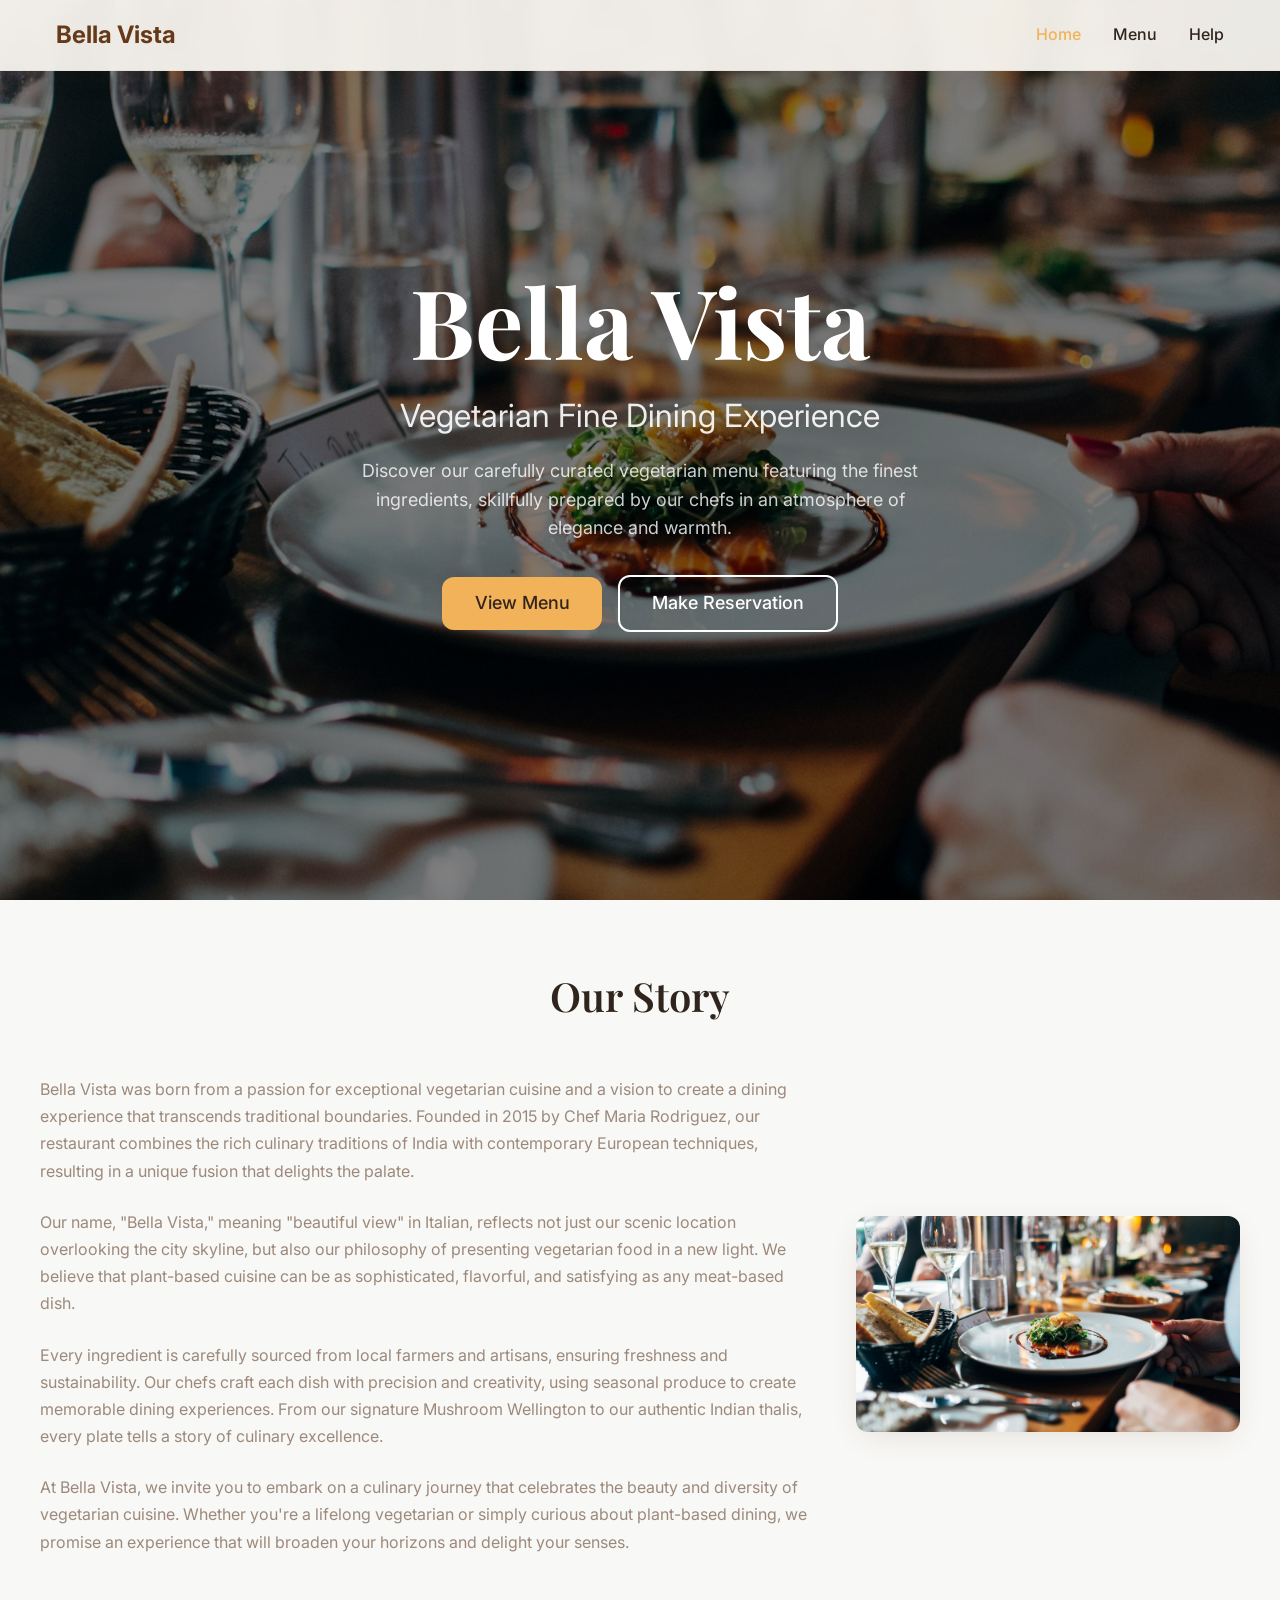
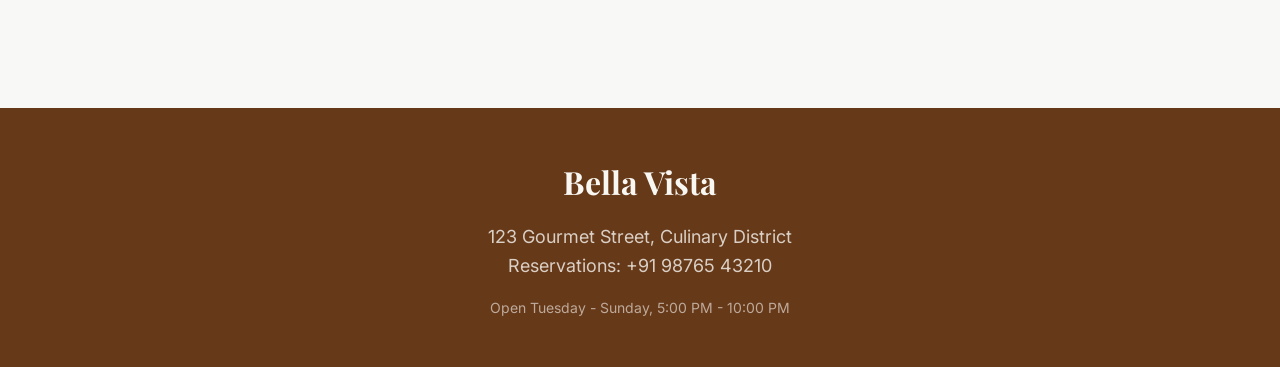
<file: index.html>
<!DOCTYPE html>
<html lang="en">
<head>
  <meta charset="UTF-8" />
  <meta name="viewport" content="width=device-width, initial-scale=1.0" />
  <title>Bella Vista - Vegetarian Fine Dining</title>
  <meta name="description" content="Experience vegetarian fine dining at Bella Vista. Discover our carefully crafted vegetarian menu featuring the finest ingredients and expertly prepared dishes.">
  <link rel="preconnect" href="https://fonts.googleapis.com">
  <link rel="preconnect" href="https://fonts.gstatic.com" crossorigin>
  <link href="https://fonts.googleapis.com/css2?family=Inter:wght@300;400;500;600;700&family=Playfair+Display:wght@400;500;600;700;800&display=swap" rel="stylesheet">
  <link rel="stylesheet" href="style.css">
</head>
<body>
  <!-- Global Navigation -->
  <nav class="global-nav">
    <div class="nav-container">
      <a href="index.html" class="nav-logo">Bella Vista</a>
      <ul class="nav-links">
        <li><a href="index.html" class="active">Home</a></li>
        <li><a href="menu.html">Menu</a></li>
        <li><a href="help.html">Help</a></li>
      </ul>
    </div>
  </nav>

  <!-- Hero Section -->
  <section class="hero">
    <div class="hero-content">
      <h1>Bella Vista</h1>
      <p class="hero-subtitle">Vegetarian Fine Dining Experience</p>
      <p class="hero-description">
        Discover our carefully curated vegetarian menu featuring the finest ingredients,
        skillfully prepared by our chefs in an atmosphere of elegance and warmth.
      </p>
      <div class="hero-buttons">
        <a href="menu.html" class="btn btn-primary">View Menu</a>
        <a href="help.html" class="btn btn-outline">Make Reservation</a>
      </div>
    </div>
  </section>

  <!-- Story Section -->
  <section class="story-section">
    <div class="story-container">
      <h2>Our Story</h2>
      <div class="story-content">
        <div class="story-text">
          <p>
            Bella Vista was born from a passion for exceptional vegetarian cuisine and a vision to create
            a dining experience that transcends traditional boundaries. Founded in 2015 by Chef Maria
            Rodriguez, our restaurant combines the rich culinary traditions of India with contemporary
            European techniques, resulting in a unique fusion that delights the palate.
          </p>
          <p>
            Our name, "Bella Vista," meaning "beautiful view" in Italian, reflects not just our scenic
            location overlooking the city skyline, but also our philosophy of presenting vegetarian
            food in a new light. We believe that plant-based cuisine can be as sophisticated,
            flavorful, and satisfying as any meat-based dish.
          </p>
          <p>
            Every ingredient is carefully sourced from local farmers and artisans, ensuring freshness
            and sustainability. Our chefs craft each dish with precision and creativity, using
            seasonal produce to create memorable dining experiences. From our signature Mushroom
            Wellington to our authentic Indian thalis, every plate tells a story of culinary excellence.
          </p>
          <p>
            At Bella Vista, we invite you to embark on a culinary journey that celebrates the beauty
            and diversity of vegetarian cuisine. Whether you're a lifelong vegetarian or simply
            curious about plant-based dining, we promise an experience that will broaden your
            horizons and delight your senses.
          </p>
        </div>
        <div class="story-image">
          <img src="1st.jpeg" alt="Bella Vista dining experience">
        </div>
      </div>
    </div>
  </section>

  <!-- Footer -->
  <footer class="footer">
    <div class="footer-content">
      <h3>Bella Vista</h3>
      <p class="footer-address">
        123 Gourmet Street, Culinary District<br>
        Reservations: +91 98765 43210
      </p>
      <p class="footer-hours">
        Open Tuesday - Sunday, 5:00 PM - 10:00 PM
      </p>
    </div>
  </footer>
</body>
</html>
</file>
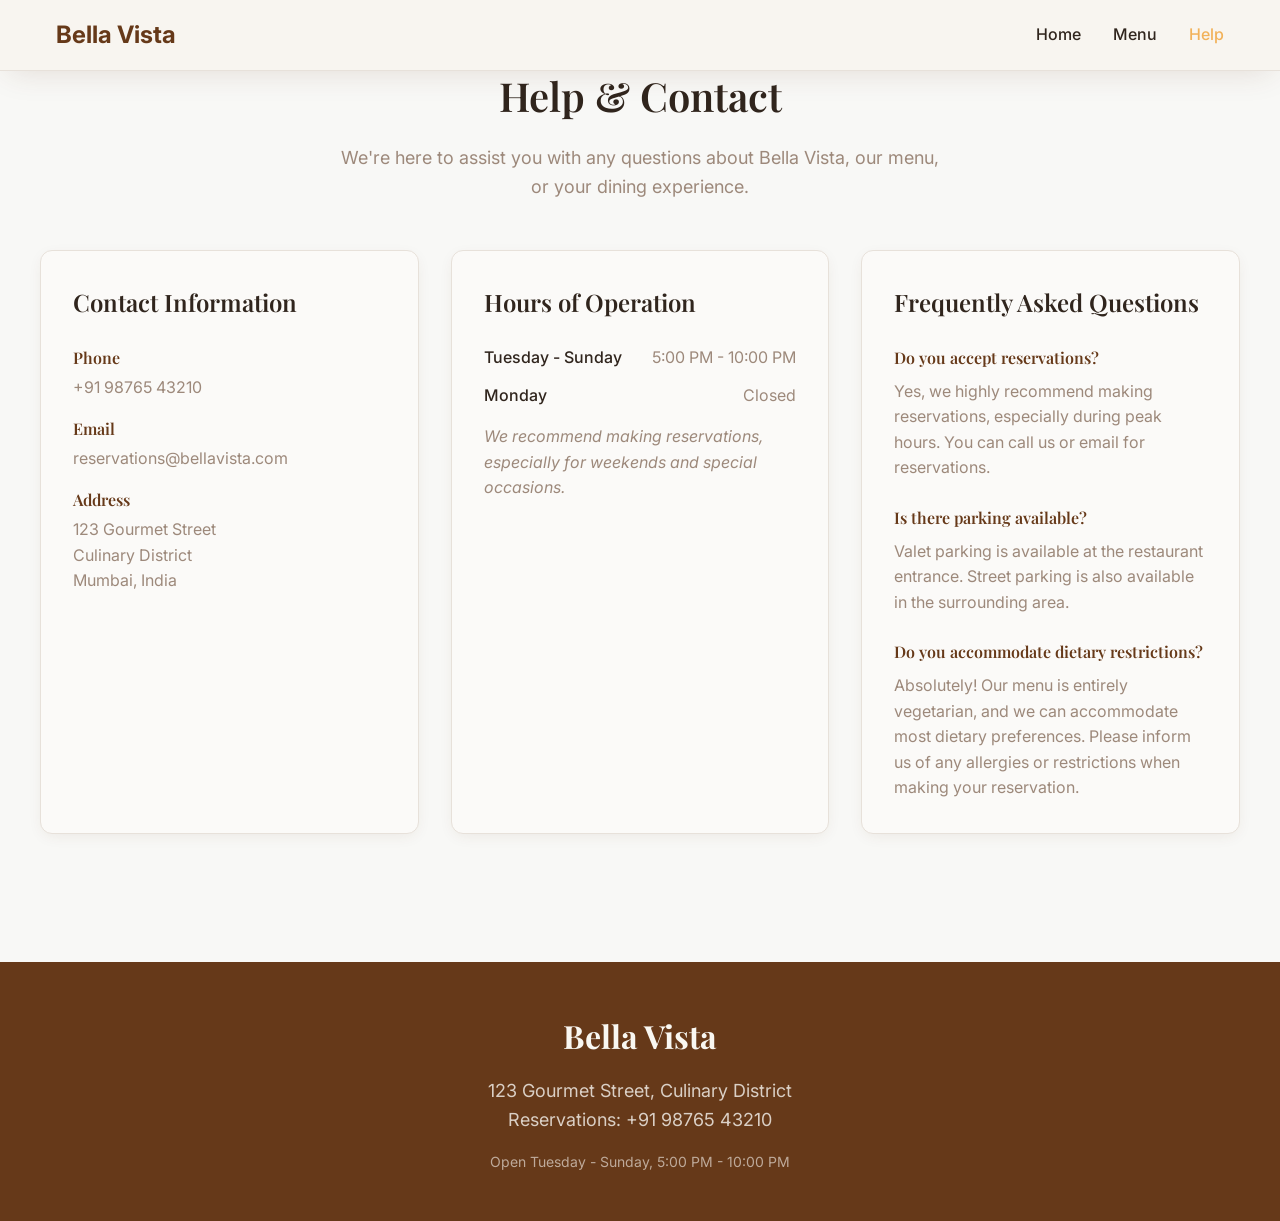
<file: help.html>
<!DOCTYPE html>
<html lang="en">
<head>
  <meta charset="UTF-8" />
  <meta name="viewport" content="width=device-width, initial-scale=1.0" />
  <title>Help & Contact - Bella Vista</title>
  <meta name="description" content="Get in touch with Bella Vista. Find our location, hours, and contact information.">
  <link rel="preconnect" href="https://fonts.googleapis.com">
  <link rel="preconnect" href="https://fonts.gstatic.com" crossorigin>
  <link href="https://fonts.googleapis.com/css2?family=Inter:wght@300;400;500;600;700&family=Playfair+Display:wght@400;500;600;700;800&display=swap" rel="stylesheet">
  <link rel="stylesheet" href="style.css">
</head>
<body>
  <!-- Global Navigation -->
  <nav class="global-nav">
    <div class="nav-container">
      <a href="index.html" class="nav-logo">Bella Vista</a>
      <ul class="nav-links">
        <li><a href="index.html">Home</a></li>
        <li><a href="menu.html">Menu</a></li>
        <li><a href="help.html" class="active">Help</a></li>
      </ul>
    </div>
  </nav>

  <!-- Help Section -->
  <section class="help-section">
    <div class="help-container">
      <h1>Help & Contact</h1>
      <p class="help-intro">We're here to assist you with any questions about Bella Vista, our menu, or your dining experience.</p>

      <div class="help-grid">
        <div class="help-card">
          <h2>Contact Information</h2>
          <div class="contact-info">
            <div class="contact-item">
              <h3>Phone</h3>
              <p>+91 98765 43210</p>
            </div>
            <div class="contact-item">
              <h3>Email</h3>
              <p>reservations@bellavista.com</p>
            </div>
            <div class="contact-item">
              <h3>Address</h3>
              <p>123 Gourmet Street<br>Culinary District<br>Mumbai, India</p>
            </div>
          </div>
        </div>

        <div class="help-card">
          <h2>Hours of Operation</h2>
          <div class="hours-info">
            <div class="hours-item">
              <span class="day">Tuesday - Sunday</span>
              <span class="time">5:00 PM - 10:00 PM</span>
            </div>
            <div class="hours-item">
              <span class="day">Monday</span>
              <span class="time">Closed</span>
            </div>
          </div>
          <p class="hours-note">We recommend making reservations, especially for weekends and special occasions.</p>
        </div>

        <div class="help-card">
          <h2>Frequently Asked Questions</h2>
          <div class="faq">
            <div class="faq-item">
              <h3>Do you accept reservations?</h3>
              <p>Yes, we highly recommend making reservations, especially during peak hours. You can call us or email for reservations.</p>
            </div>
            <div class="faq-item">
              <h3>Is there parking available?</h3>
              <p>Valet parking is available at the restaurant entrance. Street parking is also available in the surrounding area.</p>
            </div>
            <div class="faq-item">
              <h3>Do you accommodate dietary restrictions?</h3>
              <p>Absolutely! Our menu is entirely vegetarian, and we can accommodate most dietary preferences. Please inform us of any allergies or restrictions when making your reservation.</p>
            </div>
          </div>
        </div>
      </div>
    </div>
  </section>

  <!-- Footer -->
  <footer class="footer">
    <div class="footer-content">
      <h3>Bella Vista</h3>
      <p class="footer-address">
        123 Gourmet Street, Culinary District<br>
        Reservations: +91 98765 43210
      </p>
      <p class="footer-hours">
        Open Tuesday - Sunday, 5:00 PM - 10:00 PM
      </p>
    </div>
  </footer>
</body>
</html>
</file>
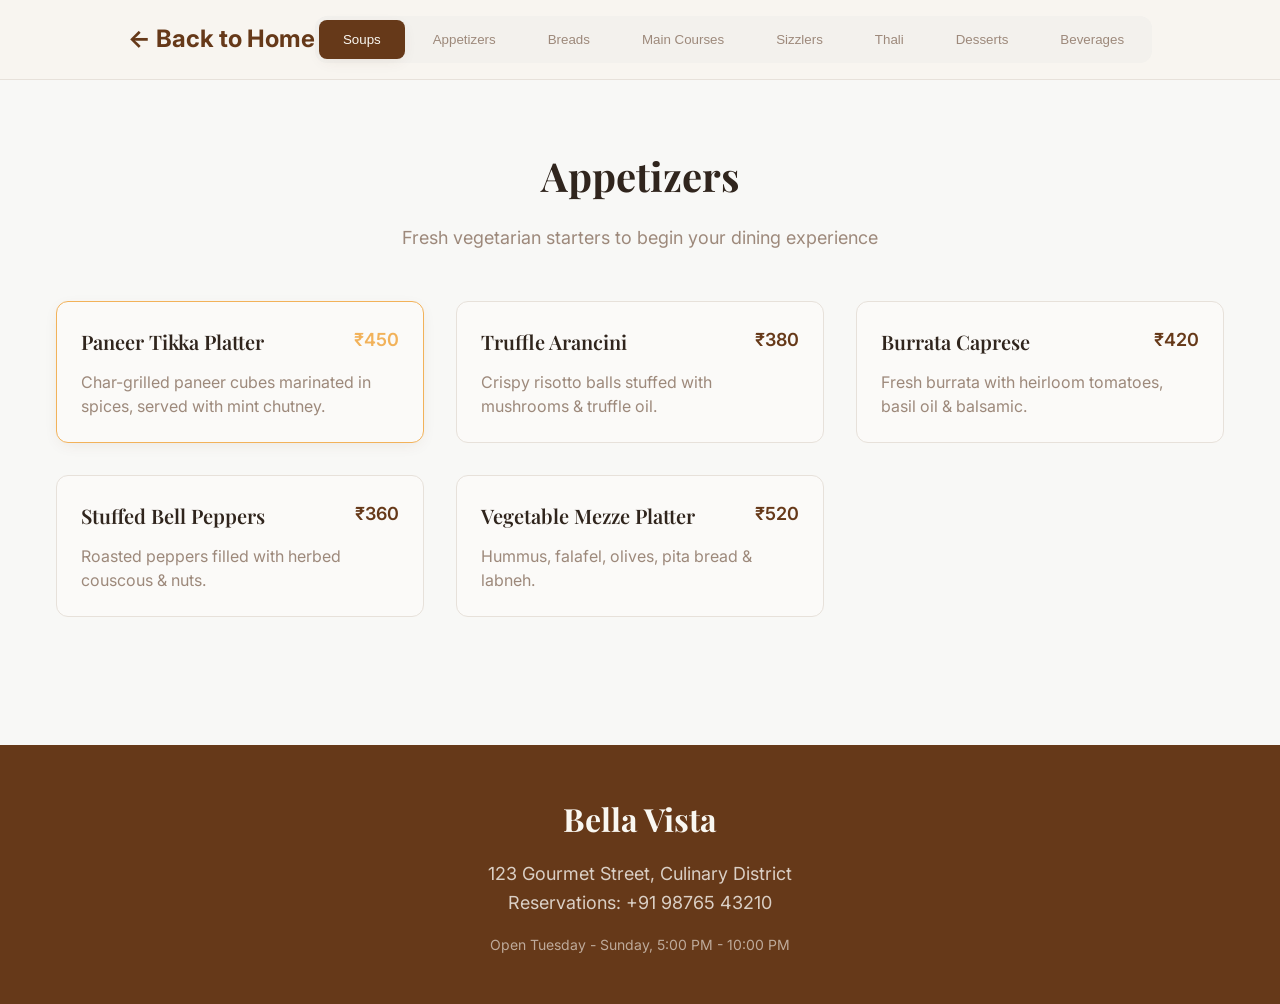
<file: menu.html>
<!DOCTYPE html>
<html lang="en">
<head>
  <meta charset="UTF-8" />
  <meta name="viewport" content="width=device-width, initial-scale=1.0" />
  <title>Menu - Bella Vista</title>
  <meta name="description" content="Explore our carefully crafted vegetarian menu at Bella Vista.">
  <link rel="preconnect" href="https://fonts.googleapis.com">
  <link rel="preconnect" href="https://fonts.gstatic.com" crossorigin>
  <link href="https://fonts.googleapis.com/css2?family=Inter:wght@300;400;500;600;700&family=Playfair+Display:wght@400;500;600;700;800&display=swap" rel="stylesheet">
  <link rel="stylesheet" href="style.css">
</head>
<body>


<!-- Navigation -->
<nav class="menu-nav" id="menuNav">
  <div class="nav-container">
    <a href="index.html" class="nav-logo">← Back to Home</a>
    <div class="nav-tabs">
      <button class="nav-tab active" data-section="soups">Soups</button>
      <button class="nav-tab" data-section="appetizers">Appetizers</button>
      <button class="nav-tab" data-section="breads">Breads</button>
      <button class="nav-tab" data-section="mains">Main Courses</button>
      <button class="nav-tab" data-section="sizzlers">Sizzlers</button>
      <button class="nav-tab" data-section="thali">Thali</button>
      <button class="nav-tab" data-section="desserts">Desserts</button>
      <button class="nav-tab" data-section="beverages">Beverages</button>
    </div>
  </div>
</nav>

  <!-- Menu Content -->
  <main class="menu-container" id="menuContainer">
<section class="menu-section" id="soups">
  <div class="section-header">
    <h2>Soups</h2>
    <p>Warm, comforting vegetarian soups</p>
  </div>
  <div class="menu-grid">
    <article class="menu-card">
      <div class="card-content">
        <div class="card-header">
          <h3>Tomato Basil Soup</h3>
          <span class="price">₹220</span>
        </div>
        <p class="description">Classic roasted tomato soup with fresh basil</p>
      </div>
    </article>
    <article class="menu-card">
      <div class="card-content">
        <div class="card-header">
          <h3>Sweet Corn Soup</h3>
          <span class="price">₹200</span>
        </div>
        <p class="description">Light Chinese-style corn soup</p>
      </div>
    </article>
    <article class="menu-card">
      <div class="card-content">
        <div class="card-header">
          <h3>Hot & Sour Soup (Veg)</h3>
          <span class="price">₹240</span>
        </div>
        <p class="description">Spicy, tangy soup with vegetables & tofu</p>
      </div>
    </article>
  </div>
</section>

    <!-- Appetizers Section -->
    <section class="menu-section active" id="appetizers">
      <div class="section-header">
        <h2>Appetizers</h2>
        <p>Fresh vegetarian starters to begin your dining experience</p>
      </div>
      <div class="menu-grid">
        <article class="menu-card featured">
          <div class="card-content">
            <div class="card-header">
              <h3>Paneer Tikka Platter</h3>
              <span class="price">₹450</span>
            </div>
            <p class="description">Char-grilled paneer cubes marinated in spices, served with mint chutney.</p>
          </div>
        </article>

        <article class="menu-card">
          <div class="card-content">
            <div class="card-header">
              <h3>Truffle Arancini</h3>
              <span class="price">₹380</span>
            </div>
            <p class="description">Crispy risotto balls stuffed with mushrooms & truffle oil.</p>
          </div>
        </article>

        <article class="menu-card">
          <div class="card-content">
            <div class="card-header">
              <h3>Burrata Caprese</h3>
              <span class="price">₹420</span>
            </div>
            <p class="description">Fresh burrata with heirloom tomatoes, basil oil & balsamic.</p>
          </div>
        </article>

        <article class="menu-card">
          <div class="card-content">
            <div class="card-header">
              <h3>Stuffed Bell Peppers</h3>
              <span class="price">₹360</span>
            </div>
            <p class="description">Roasted peppers filled with herbed couscous & nuts.</p>
          </div>
        </article>

        <article class="menu-card">
          <div class="card-content">
            <div class="card-header">
              <h3>Vegetable Mezze Platter</h3>
              <span class="price">₹520</span>
            </div>
            <p class="description">Hummus, falafel, olives, pita bread & labneh.</p>
          </div>
        </article>
      </div>
    </section>

    <!-- Main Courses Section -->
    <section class="menu-section" id="mains">
      <div class="section-header">
        <h2>Main Courses</h2>
        <p>Signature vegetarian dishes crafted with the finest ingredients</p>
      </div>
      <div class="menu-grid">
        <article class="menu-card featured">
          <div class="card-content">
            <div class="card-header">
              <h3>Mushroom Wellington</h3>
              <span class="price">₹850</span>
            </div>
            <p class="description">Wild mushroom duxelles in puff pastry with truffle sauce.</p>
          </div>
        </article>

        <article class="menu-card">
          <div class="card-content">
            <div class="card-header">
              <h3>Spinach & Ricotta Ravioli</h3>
              <span class="price">₹720</span>
            </div>
            <p class="description">Homemade ravioli with sage butter sauce.</p>
          </div>
        </article>

        <article class="menu-card">
          <div class="card-content">
            <div class="card-header">
              <h3>Paneer Butter Masala with Garlic Naan</h3>
              <span class="price">₹650</span>
            </div>
            <p class="description">Rich creamy curry paired with fresh garlic naan.</p>
          </div>
        </article>

        <article class="menu-card">
          <div class="card-content">
            <div class="card-header">
              <h3>Vegetable Biryani</h3>
              <span class="price">₹620</span>
            </div>
            <p class="description">Saffron rice with seasonal vegetables, raita on the side.</p>
          </div>
        </article>

        <article class="menu-card">
          <div class="card-content">
            <div class="card-header">
              <h3>Thai Green Curry (Veg)</h3>
              <span class="price">₹700</span>
            </div>
            <p class="description">Coconut curry with seasonal vegetables & jasmine rice.</p>
          </div>
        </article>
      </div>
    </section>

    <section class="menu-section" id="breads">
  <div class="section-header">
    <h2>Breads</h2>
    <p>Freshly baked Indian breads</p>
  </div>
  <div class="menu-grid">
    <article class="menu-card">
      <div class="card-content">
        <div class="card-header">
          <h3>Tandoori Roti</h3>
          <span class="price">₹60</span>
        </div>
      </div>
    </article>
    <article class="menu-card">
      <div class="card-content">
        <div class="card-header">
          <h3>Butter Naan</h3>
          <span class="price">₹90</span>
        </div>
      </div>
    </article>
    <article class="menu-card">
      <div class="card-content">
        <div class="card-header">
          <h3>Garlic Naan</h3>
          <span class="price">₹110</span>
        </div>
      </div>
    </article>
    <article class="menu-card">
      <div class="card-content">
        <div class="card-header">
          <h3>Lachha Paratha</h3>
          <span class="price">₹100</span>
        </div>
      </div>
    </article>
  </div>
</section>
<section class="menu-section" id="sizzlers">
  <div class="section-header">
    <h2>Sizzlers</h2>
    <p>Hot sizzling platters straight from the kitchen</p>
  </div>
  <div class="menu-grid">
    <article class="menu-card">
      <div class="card-content">
        <div class="card-header">
          <h3>Paneer Shashlik Sizzler</h3>
          <span class="price">₹720</span>
        </div>
        <p class="description">Paneer skewers with vegetables on sizzling rice</p>
      </div>
    </article>
    <article class="menu-card">
      <div class="card-content">
        <div class="card-header">
          <h3>Mexican Veg Sizzler</h3>
          <span class="price">₹680</span>
        </div>
        <p class="description">Spicy veg patty, rice, beans & tangy sauce</p>
      </div>
    </article>
    <article class="menu-card">
      <div class="card-content">
        <div class="card-header">
          <h3>Cheese & Corn Sizzler</h3>
          <span class="price">₹700</span>
        </div>
        <p class="description">Loaded with cheese, corn & grilled veggies</p>
      </div>
    </article>
  </div>
</section>
<section class="menu-section" id="thali">
  <div class="section-header">
    <h2>Indian Thali</h2>
    <p>Traditional wholesome vegetarian meals</p>
  </div>
  <div class="menu-grid">
    <article class="menu-card featured">
      <div class="card-content">
        <div class="card-header">
          <h3>Gujarati Thali</h3>
          <span class="price">₹480</span>
        </div>
        <p class="description">Dal, kadhi, sabzi, roti, rice, farsan, salad, sweet</p>
      </div>
    </article>
    <article class="menu-card">
      <div class="card-content">
        <div class="card-header">
          <h3>Punjabi Thali</h3>
          <span class="price">₹520</span>
        </div>
        <p class="description">Paneer curry, dal makhani, naan, rice, salad, gulab jamun</p>
      </div>
    </article>
    <article class="menu-card">
      <div class="card-content">
        <div class="card-header">
          <h3>South Indian Thali</h3>
          <span class="price">₹500</span>
        </div>
        <p class="description">Sambar, rasam, poriyal, curd rice, dosa, papadam</p>
      </div>
    </article>
  </div>
</section>

    <!-- Desserts Section -->
    <section class="menu-section" id="desserts">
      <div class="section-header">
        <h2>Desserts</h2>
        <p>Indulgent sweet endings to complete your dining experience</p>
      </div>
      <div class="menu-grid">
        <article class="menu-card featured">
          <div class="card-content">
            <div class="card-header">
              <h3>Chocolate Soufflé</h3>
              <span class="price">₹420</span>
            </div>
            <p class="description">Warm dark chocolate soufflé with vanilla ice cream.</p>
          </div>
        </article>

        <article class="menu-card">
          <div class="card-content">
            <div class="card-header">
              <h3>Crème Brûlée</h3>
              <span class="price">₹380</span>
            </div>
            <p class="description">Vanilla custard with caramelized sugar crust.</p>
          </div>
        </article>

        <article class="menu-card">
          <div class="card-content">
            <div class="card-header">
              <h3>Tiramisu</h3>
              <span class="price">₹380</span>
            </div>
            <p class="description">Espresso-soaked ladyfingers layered with mascarpone.</p>
          </div>
        </article>

        <article class="menu-card">
          <div class="card-content">
            <div class="card-header">
              <h3>Lemon Tart</h3>
              <span class="price">₹350</span>
            </div>
            <p class="description">Tangy lemon curd with toasted meringue.</p>
          </div>
        </article>
      </div>
    </section>

    <!-- Beverages Section -->
    <section class="menu-section" id="beverages">
      <div class="section-header">
        <h2>Beverages</h2>
        <p>Refreshing and carefully crafted drinks</p>
      </div>
      <div class="menu-grid">
        <article class="menu-card">
          <div class="card-content">
            <div class="card-header">
              <h3>Signature Mocktail</h3>
              <span class="price">₹280</span>
            </div>
            <p class="description">Fresh herbs and exotic fruits blended to perfection.</p>
          </div>
        </article>

        <article class="menu-card">
          <div class="card-content">
            <div class="card-header">
              <h3>Artisan Coffee</h3>
              <span class="price">₹150</span>
            </div>
            <p class="description">Single-origin beans, hand brewed with care.</p>
          </div>
        </article>

        <article class="menu-card">
          <div class="card-content">
            <div class="card-header">
              <h3>Herbal Tea Selection</h3>
              <span class="price">₹160</span>
            </div>
            <p class="description">Chamomile, lemongrass, peppermint & masala chai.</p>
          </div>
        </article>

        <article class="menu-card">
          <div class="card-content">
            <div class="card-header">
              <h3>Fresh Juice</h3>
              <span class="price">₹200</span>
            </div>
            <p class="description">Cold-pressed seasonal fruits & vegetables.</p>
          </div>
        </article>
      </div>
    </section>
  </main>

  <!-- Footer -->
  <footer class="footer">
    <div class="footer-content">
      <h3>Bella Vista</h3>
      <p class="footer-address">
        123 Gourmet Street, Culinary District<br>
        Reservations: +91 98765 43210
      </p>
      <p class="footer-hours">
        Open Tuesday - Sunday, 5:00 PM - 10:00 PM
      </p>
    </div>
  </footer>

  <script src="script.js"></script>
</body>
</html>
</file>
<file: style.css>
/* Reset and Base Styles */
* {
    margin: 0;
    padding: 0;
    box-sizing: border-box;
}

:root {
    /* Color Palette */
    --color-primary: hsl(25, 60%, 25%);
    --color-primary-foreground: hsl(43, 40%, 96%);
    --color-primary-glow: hsl(35, 70%, 45%);
    
    --color-background: hsl(43, 15%, 97%);
    --color-foreground: hsl(25, 25%, 15%);
    
    --color-card: hsl(40, 30%, 98%);
    --color-card-foreground: hsl(25, 25%, 15%);
    
    --color-muted: hsl(43, 20%, 94%);
    --color-muted-foreground: hsl(25, 15%, 55%);
    
    --color-accent: hsl(35, 85%, 65%);
    --color-accent-foreground: hsl(25, 30%, 15%);
    --color-accent-soft: hsl(35, 45%, 85%);
    
    --color-border: hsl(35, 20%, 88%);
    
    /* Gradients */
    --gradient-hero: linear-gradient(135deg, var(--color-primary), var(--color-primary-glow));
    --gradient-accent: linear-gradient(120deg, var(--color-accent), var(--color-accent-soft));
    
    /* Shadows */
    --shadow-elegant: 0 8px 32px -8px hsla(25, 60%, 25%, 0.15);
    --shadow-card: 0 4px 16px -4px hsla(25, 60%, 25%, 0.1);
    
    /* Transitions */
    --transition-smooth: all 0.3s cubic-bezier(0.4, 0, 0.2, 1);
    
    /* Border Radius */
    --radius: 0.75rem;
    --radius-sm: 0.5rem;
}

body {
    font-family: 'Inter', sans-serif;
    background-color: var(--color-background);
    color: var(--color-foreground);
    line-height: 1.6;
}

h1, h2, h3, h4, h5, h6 {
    font-family: 'Playfair Display', serif;
    font-weight: 600;
}

/* Hero Section */
.hero {
    min-height: 100vh;
    background: linear-gradient(rgba(0, 0, 0, 0.5), rgba(0, 0, 0, 0.5)),
                url('1st.jpeg') center/cover;
    display: flex;
    align-items: center;
    justify-content: center;
    text-align: center;
    color: white;
    position: relative;
}

.hero-content {
    max-width: 800px;
    padding: 2rem;
}

.hero h1 {
    font-size: clamp(3rem, 8vw, 6rem);
    font-weight: 700;
    margin-bottom: 1rem;
    line-height: 1.1;
}

.hero-subtitle {
    font-size: clamp(1.25rem, 3vw, 2rem);
    margin-bottom: 1rem;
    color: rgba(255, 255, 255, 0.9);
}

.hero-description {
    font-size: 1.125rem;
    margin-bottom: 2rem;
    color: rgba(255, 255, 255, 0.8);
    max-width: 600px;
    margin-left: auto;
    margin-right: auto;
}

.hero-buttons {
    display: flex;
    flex-direction: column;
    gap: 1rem;
    align-items: center;
}

@media (min-width: 640px) {
    .hero-buttons {
        flex-direction: row;
        justify-content: center;
    }
}

/* Buttons */
.btn {
    padding: 0.75rem 2rem;
    font-size: 1.125rem;
    font-weight: 500;
    border-radius: var(--radius);
    border: none;
    cursor: pointer;
    transition: var(--transition-smooth);
    text-decoration: none;
    display: inline-block;
    min-width: 160px;
}

.btn-primary {
    background: var(--color-accent);
    color: var(--color-accent-foreground);
    box-shadow: var(--shadow-elegant);
}

.btn-primary:hover {
    background: hsl(35, 85%, 60%);
    transform: translateY(-2px);
    box-shadow: 0 12px 40px -12px hsla(35, 85%, 65%, 0.4);
}

.btn-outline {
    background: transparent;
    color: white;
    border: 2px solid white;
}

.btn-outline:hover {
    background: white;
    color: var(--color-primary);
}

/* Story Section */
.story-section {
    padding: 4rem 1rem;
    background: var(--color-background);
}

.story-container {
    max-width: 1200px;
    margin: 0 auto;
}

.story-section h2 {
    text-align: center;
    font-size: 2.5rem;
    margin-bottom: 3rem;
    color: var(--color-foreground);
}

.story-content {
    display: grid;
    grid-template-columns: 2fr 1fr;
    gap: 3rem;
    align-items: center;
}

.story-text p {
    margin-bottom: 1.5rem;
    line-height: 1.7;
    color: var(--color-muted-foreground);
}

.story-image img {
    width: 100%;
    height: auto;
    border-radius: var(--radius);
    box-shadow: var(--shadow-elegant);
}

@media (max-width: 768px) {
    .story-content {
        grid-template-columns: 1fr;
        gap: 2rem;
    }

    .story-section h2 {
        font-size: 2rem;
    }
}

/* Global Navigation */
.global-nav {
    position: fixed;
    top: 0;
    left: 0;
    right: 0;
    z-index: 100;
    background: rgba(248, 245, 240, 0.95);
    backdrop-filter: blur(10px);
    border-bottom: 1px solid var(--color-border);
    box-shadow: var(--shadow-elegant);
}

.nav-container {
    max-width: 1200px;
    margin: 0 auto;
    padding: 1rem;
    display: flex;
    justify-content: space-between;
    align-items: center;
}

.nav-logo {
    font-size: 1.5rem;
    font-weight: 700;
    color: var(--color-primary);
    text-decoration: none;
}

.nav-links {
    display: flex;
    list-style: none;
    gap: 2rem;
    margin: 0;
    padding: 0;
}

.nav-links li a {
    color: var(--color-foreground);
    text-decoration: none;
    font-weight: 500;
    transition: var(--transition-smooth);
}

.nav-links li a:hover,
.nav-links li a.active {
    color: var(--color-accent);
}

@media (max-width: 640px) {
    .nav-container {
        flex-direction: column;
        gap: 1rem;
    }

    .nav-links {
        gap: 1rem;
    }
}

/* Menu Navigation */
.menu-nav {
    position: sticky;
    top: 0;
    z-index: 50;
    background: rgba(248, 245, 240, 0.95);
    backdrop-filter: blur(10px);
    border-bottom: 1px solid var(--color-border);
}

.menu-nav .nav-container {
    justify-content: center;
}

.nav-tabs {
    display: flex;
    background: var(--color-muted);
    border-radius: var(--radius);
    padding: 0.25rem;
    gap: 0.25rem;
}

.nav-tab {
    padding: 0.75rem 1.5rem;
    background: transparent;
    border: none;
    border-radius: var(--radius-sm);
    font-weight: 500;
    color: var(--color-muted-foreground);
    cursor: pointer;
    transition: var(--transition-smooth);
    white-space: nowrap;
}

.nav-tab.active {
    background: var(--color-primary);
    color: var(--color-primary-foreground);
    box-shadow: var(--shadow-card);
}

.nav-tab:hover:not(.active) {
    color: var(--color-foreground);
    background: rgba(255, 255, 255, 0.5);
}

@media (max-width: 640px) {
    .nav-tabs {
        flex-wrap: wrap;
        justify-content: center;
    }

    .nav-tab {
        padding: 0.5rem 1rem;
        font-size: 0.875rem;
    }
}

/* Menu Container */
.menu-container {
    max-width: 1200px;
    margin: 0 auto;
    padding: 2rem 1rem;
}

.menu-section {
    display: none;
    padding: 2rem 0;
}

.menu-section.active {
    display: block;
}

.section-header {
    text-align: center;
    margin-bottom: 3rem;
}

.section-header h2 {
    font-size: 2.5rem;
    font-weight: 700;
    margin-bottom: 1rem;
    color: var(--color-foreground);
}

.section-header p {
    font-size: 1.125rem;
    color: var(--color-muted-foreground);
    max-width: 600px;
    margin: 0 auto;
}

/* Menu Grid */
.menu-grid {
    display: grid;
    grid-template-columns: repeat(auto-fit, minmax(300px, 1fr));
    gap: 2rem;
}

@media (min-width: 1024px) {
    .menu-grid {
        grid-template-columns: repeat(3, 1fr);
    }
}

/* Menu Cards */
.menu-card {
    background: var(--color-card);
    border-radius: var(--radius);
    overflow: hidden;
    border: 1px solid var(--color-border);
    transition: var(--transition-smooth);
    cursor: pointer;
}

.menu-card:hover {
    box-shadow: var(--shadow-elegant);
    transform: translateY(-4px);
}

.menu-card.featured {
    border-color: var(--color-accent);
    box-shadow: var(--shadow-card);
}

.card-image {
    aspect-ratio: 16/9;
    overflow: hidden;
}

.card-image img {
    width: 100%;
    height: 100%;
    object-fit: cover;
    transition: var(--transition-smooth);
}

.menu-card:hover .card-image img {
    transform: scale(1.05);
}

.card-content {
    padding: 1.5rem;
}

.card-header {
    display: flex;
    justify-content: space-between;
    align-items: flex-start;
    margin-bottom: 0.75rem;
    gap: 1rem;
}

.card-header h3 {
    font-size: 1.25rem;
    font-weight: 600;
    color: var(--color-card-foreground);
    transition: var(--transition-smooth);
    flex: 1;
}

.menu-card:hover .card-header h3 {
    color: var(--color-accent);
}

.price {
    font-size: 1.125rem;
    font-weight: 600;
    color: var(--color-primary);
    white-space: nowrap;
}

.menu-card.featured .price {
    color: var(--color-accent);
}

.description {
    color: var(--color-muted-foreground);
    line-height: 1.5;
}

/* Footer */
.footer {
    background: var(--color-primary);
    color: var(--color-primary-foreground);
    padding: 3rem 0;
    margin-top: 4rem;
    text-align: center;
}

.footer-content {
    max-width: 1200px;
    margin: 0 auto;
    padding: 0 1rem;
}

.footer h3 {
    font-size: 2rem;
    font-weight: 700;
    margin-bottom: 1rem;
}

.footer-address {
    color: rgba(248, 245, 240, 0.8);
    margin-bottom: 1rem;
    font-size: 1.125rem;
}

.footer-hours {
    color: rgba(248, 245, 240, 0.6);
    font-size: 0.875rem;
}

/* Help Section */
.help-section {
    padding: 4rem 1rem;
    background: var(--color-background);
}

.help-container {
    max-width: 1200px;
    margin: 0 auto;
}

.help-section h1 {
    text-align: center;
    font-size: 2.5rem;
    margin-bottom: 1rem;
    color: var(--color-foreground);
}

.help-intro {
    text-align: center;
    font-size: 1.125rem;
    color: var(--color-muted-foreground);
    margin-bottom: 3rem;
    max-width: 600px;
    margin-left: auto;
    margin-right: auto;
}

.help-grid {
    display: grid;
    grid-template-columns: repeat(auto-fit, minmax(300px, 1fr));
    gap: 2rem;
}

.help-card {
    background: var(--color-card);
    padding: 2rem;
    border-radius: var(--radius);
    border: 1px solid var(--color-border);
    box-shadow: var(--shadow-card);
}

.help-card h2 {
    font-size: 1.5rem;
    margin-bottom: 1.5rem;
    color: var(--color-foreground);
}

.contact-info {
    display: flex;
    flex-direction: column;
    gap: 1rem;
}

.contact-item h3 {
    font-size: 1rem;
    margin-bottom: 0.25rem;
    color: var(--color-primary);
}

.contact-item p {
    color: var(--color-muted-foreground);
}

.hours-info {
    display: flex;
    flex-direction: column;
    gap: 0.75rem;
}

.hours-item {
    display: flex;
    justify-content: space-between;
    align-items: center;
}

.day {
    font-weight: 500;
    color: var(--color-foreground);
}

.time {
    color: var(--color-muted-foreground);
}

.hours-note {
    margin-top: 1rem;
    font-style: italic;
    color: var(--color-muted-foreground);
}

.faq h3 {
    font-size: 1rem;
    margin-bottom: 0.5rem;
    color: var(--color-primary);
}

.faq p {
    margin-bottom: 1.5rem;
    color: var(--color-muted-foreground);
    line-height: 1.6;
}

.faq-item:last-child p {
    margin-bottom: 0;
}

/* Animations */
@keyframes fadeInUp {
    from {
        opacity: 0;
        transform: translateY(30px);
    }
    to {
        opacity: 1;
        transform: translateY(0);
    }
}

.menu-section.active {
    animation: fadeInUp 0.6s ease-out;
}

/* Smooth Scrolling */
html {
    scroll-behavior: smooth;
}

/* Loading States */
.menu-card img {
    background: var(--color-muted);
}

/* Focus States for Accessibility */
.btn:focus,
.nav-tab:focus {
    outline: 2px solid var(--color-accent);
    outline-offset: 2px;
}

/* Print Styles */
@media print {
    .hero,
    .menu-nav {
        display: none;
    }
    
    .menu-section {
        display: block !important;
        page-break-inside: avoid;
    }
    
    .menu-card {
        page-break-inside: avoid;
        box-shadow: none;
        border: 1px solid #ccc;
    }
}
</file>
